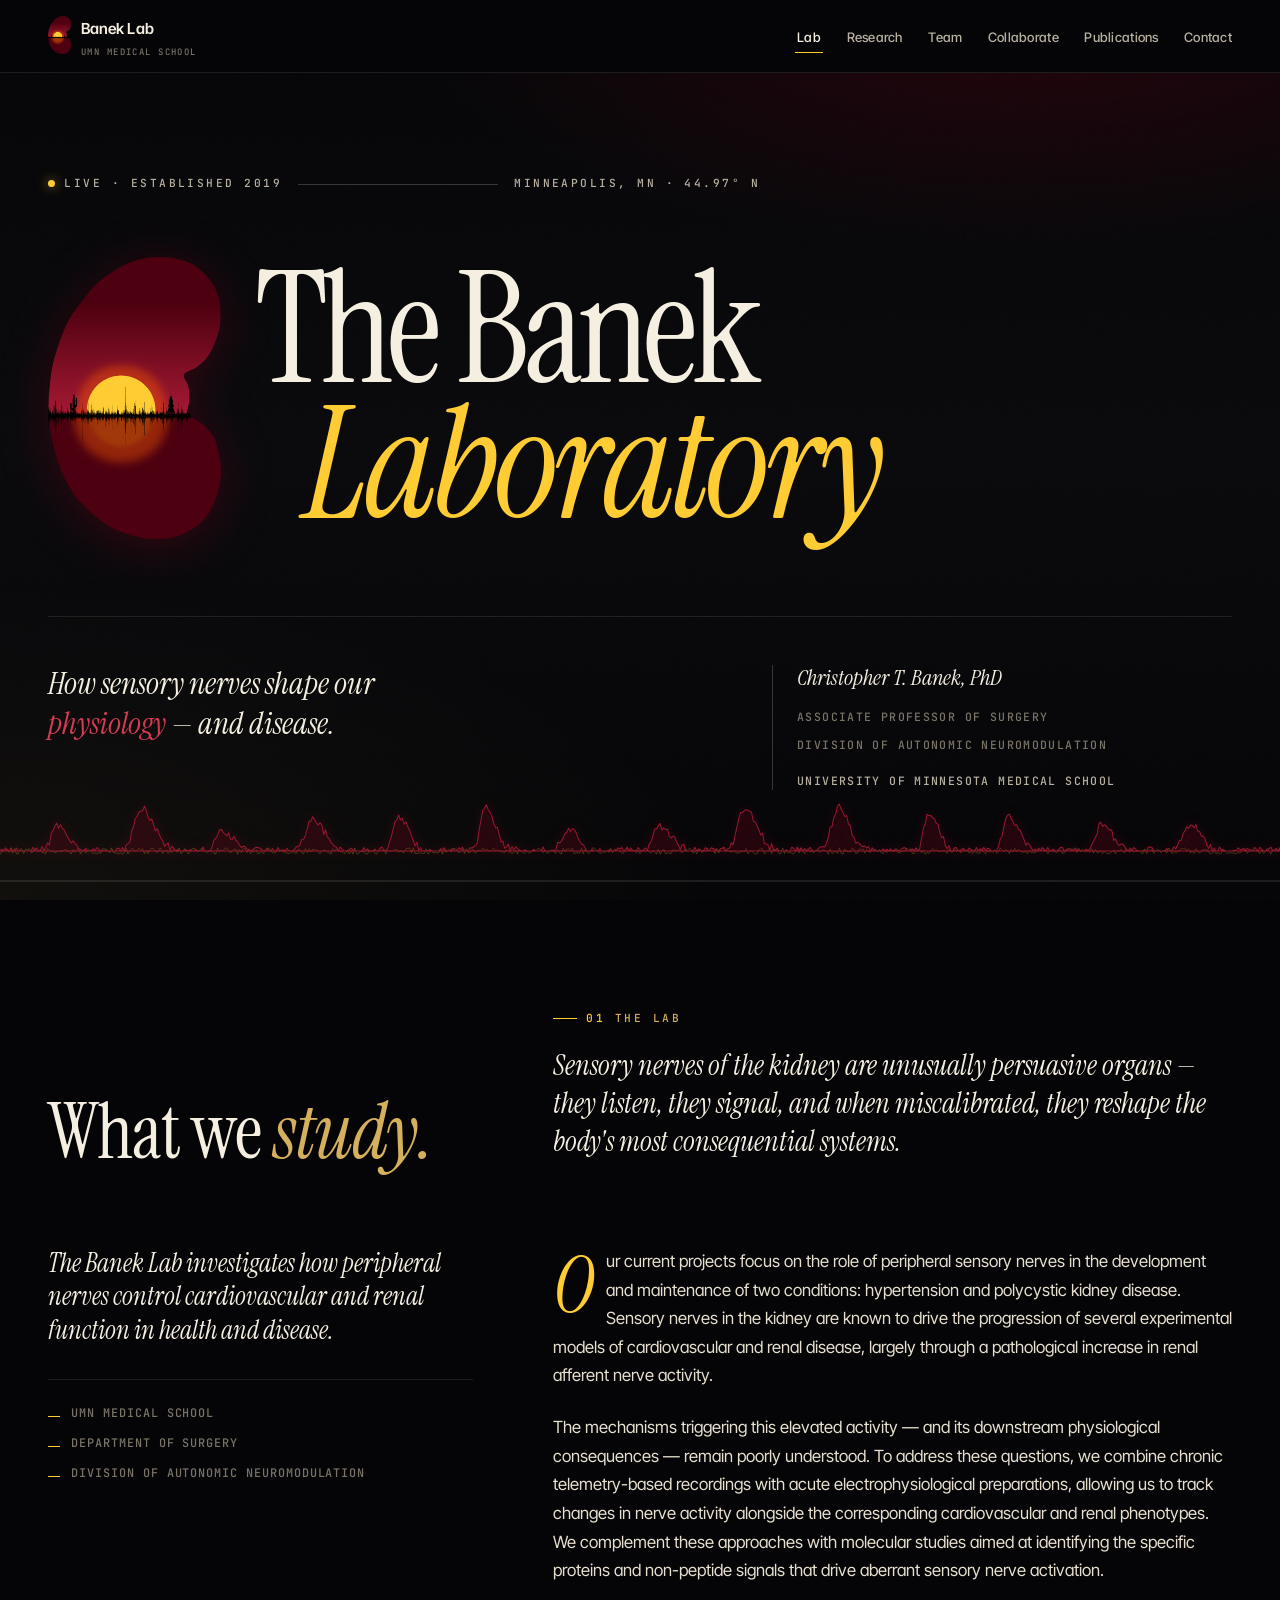
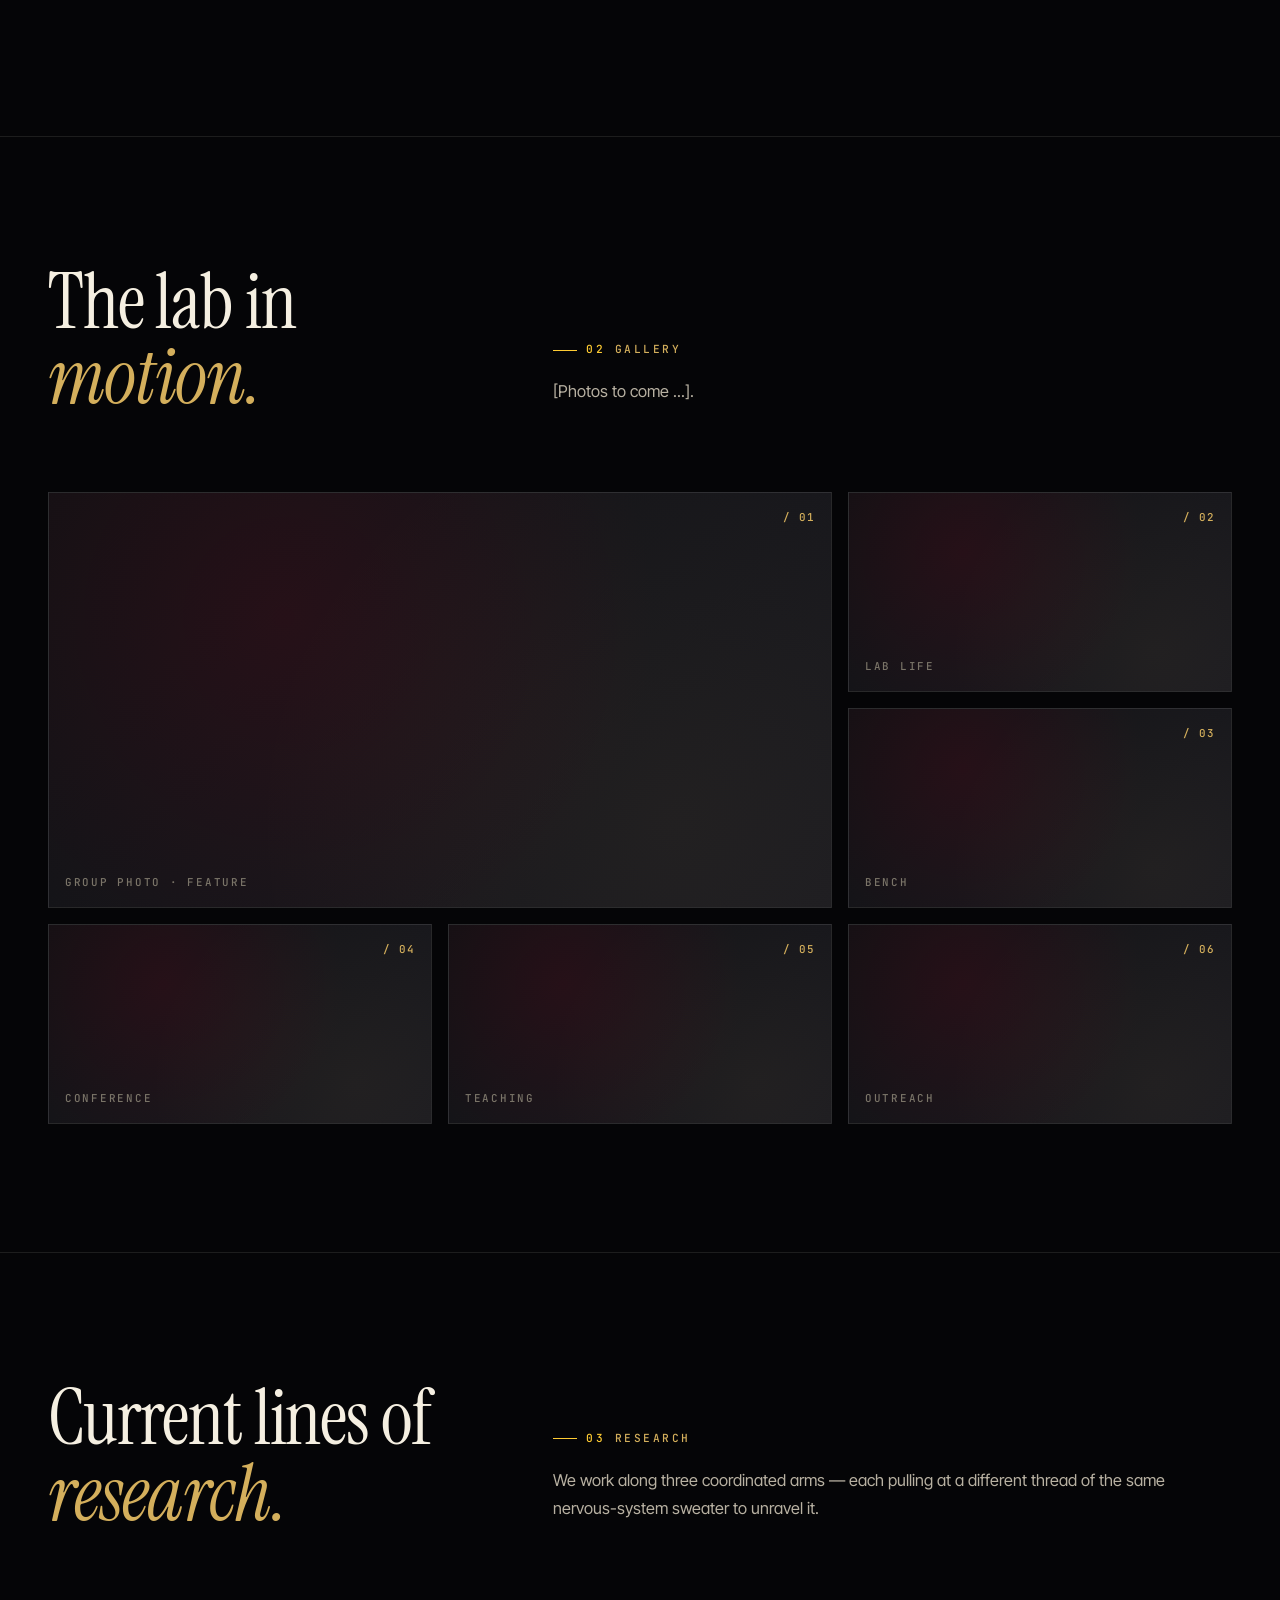
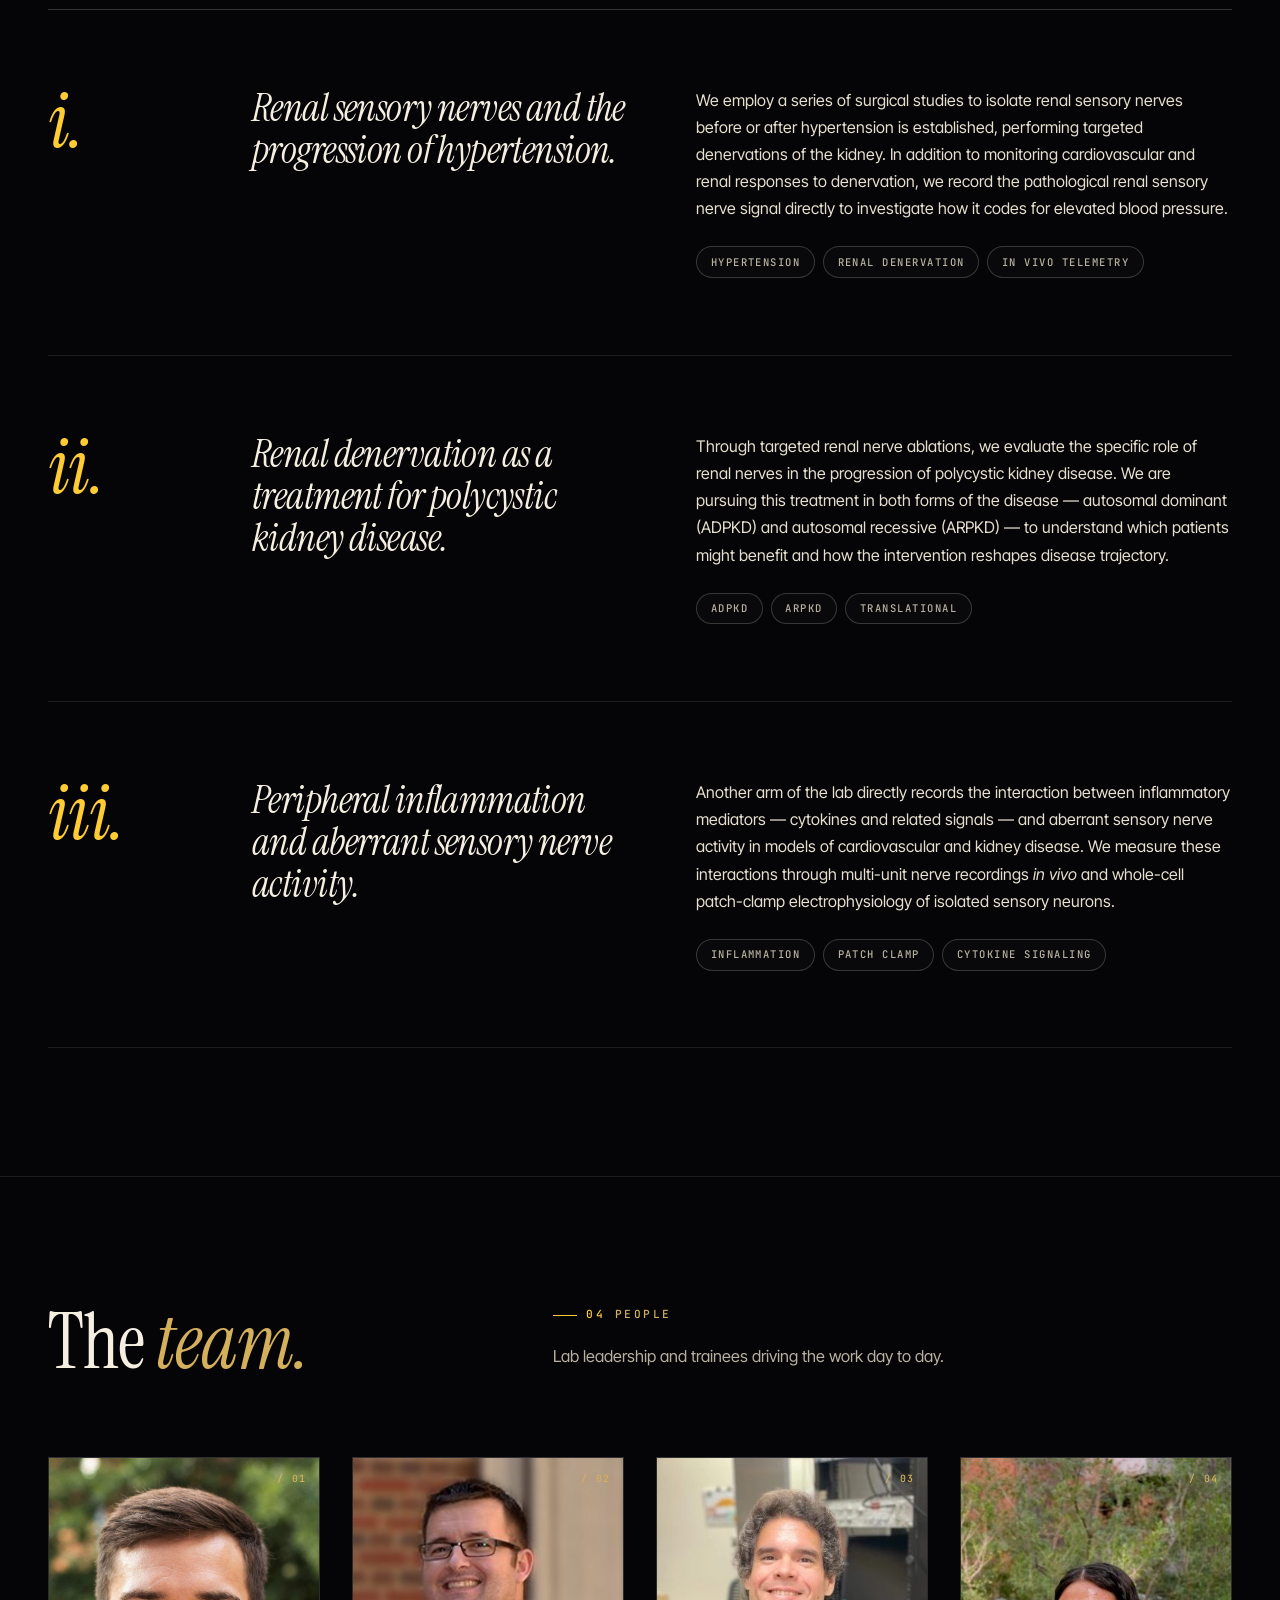
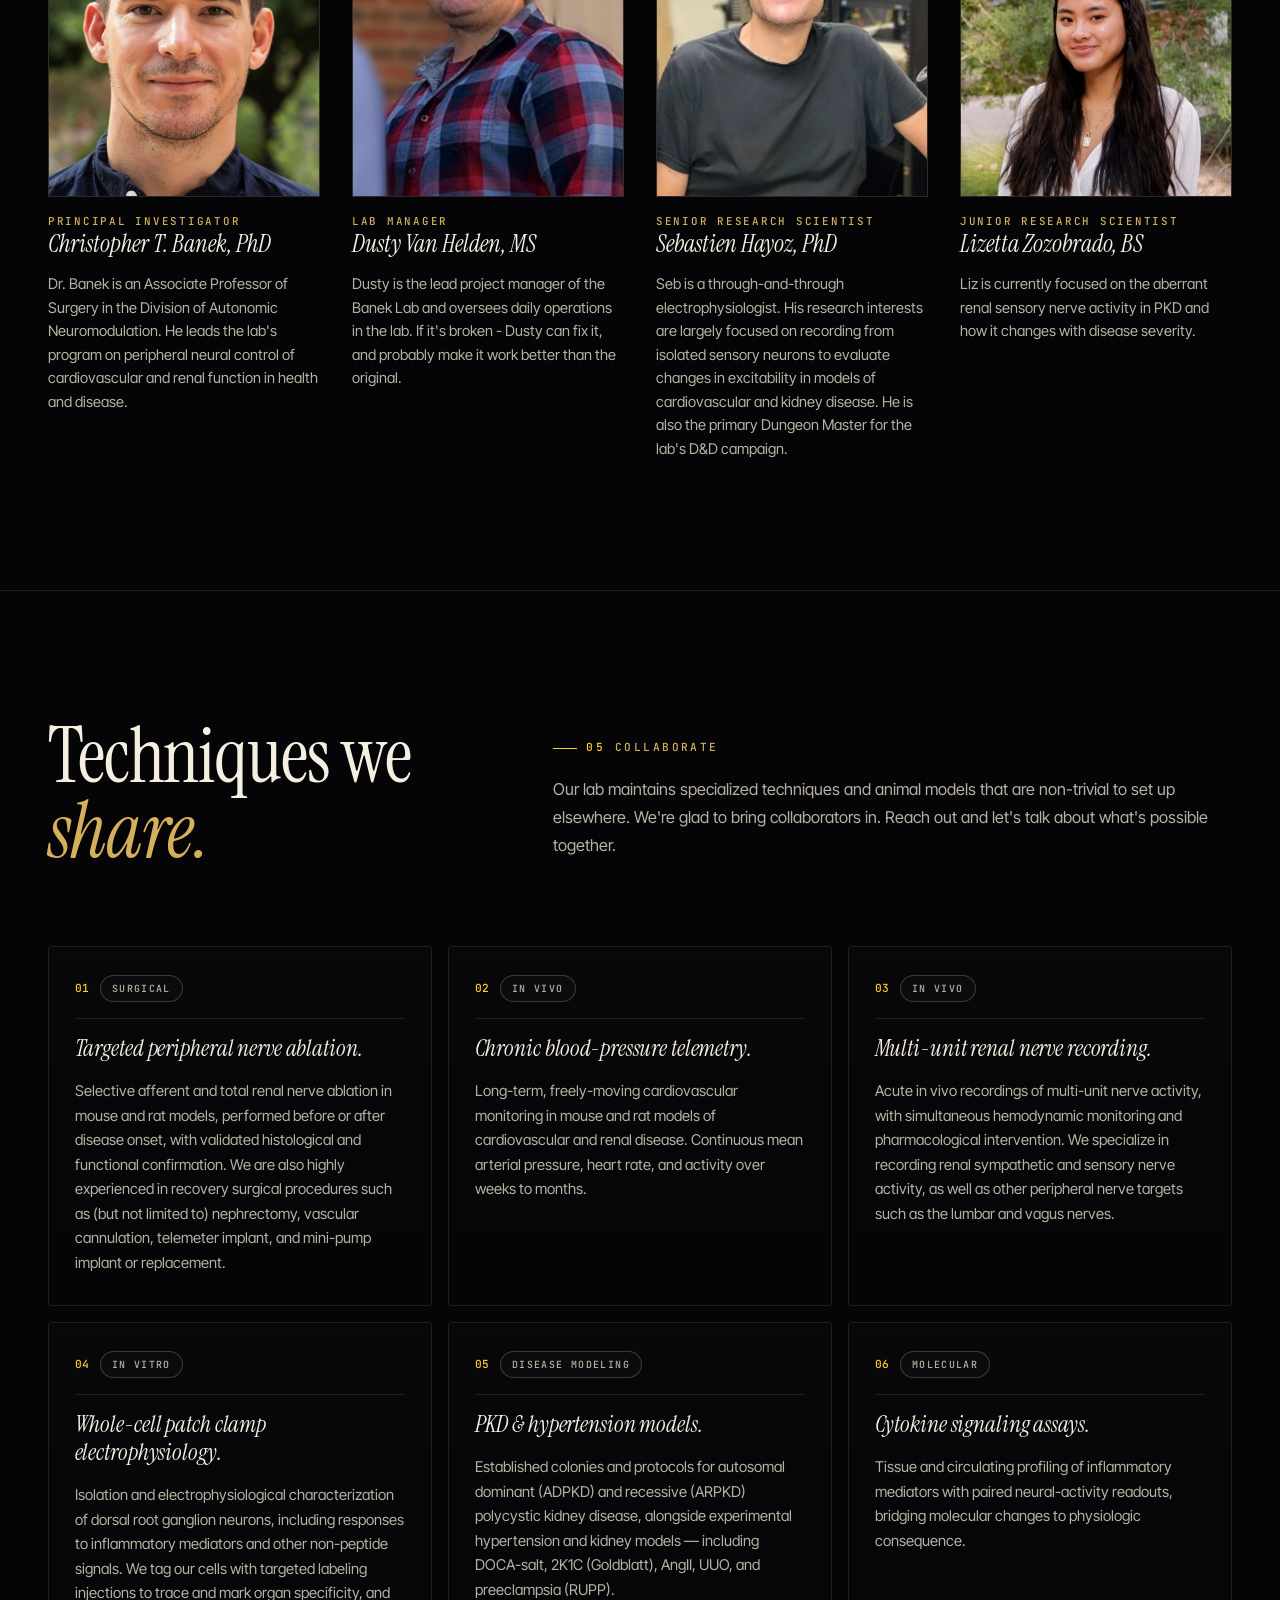
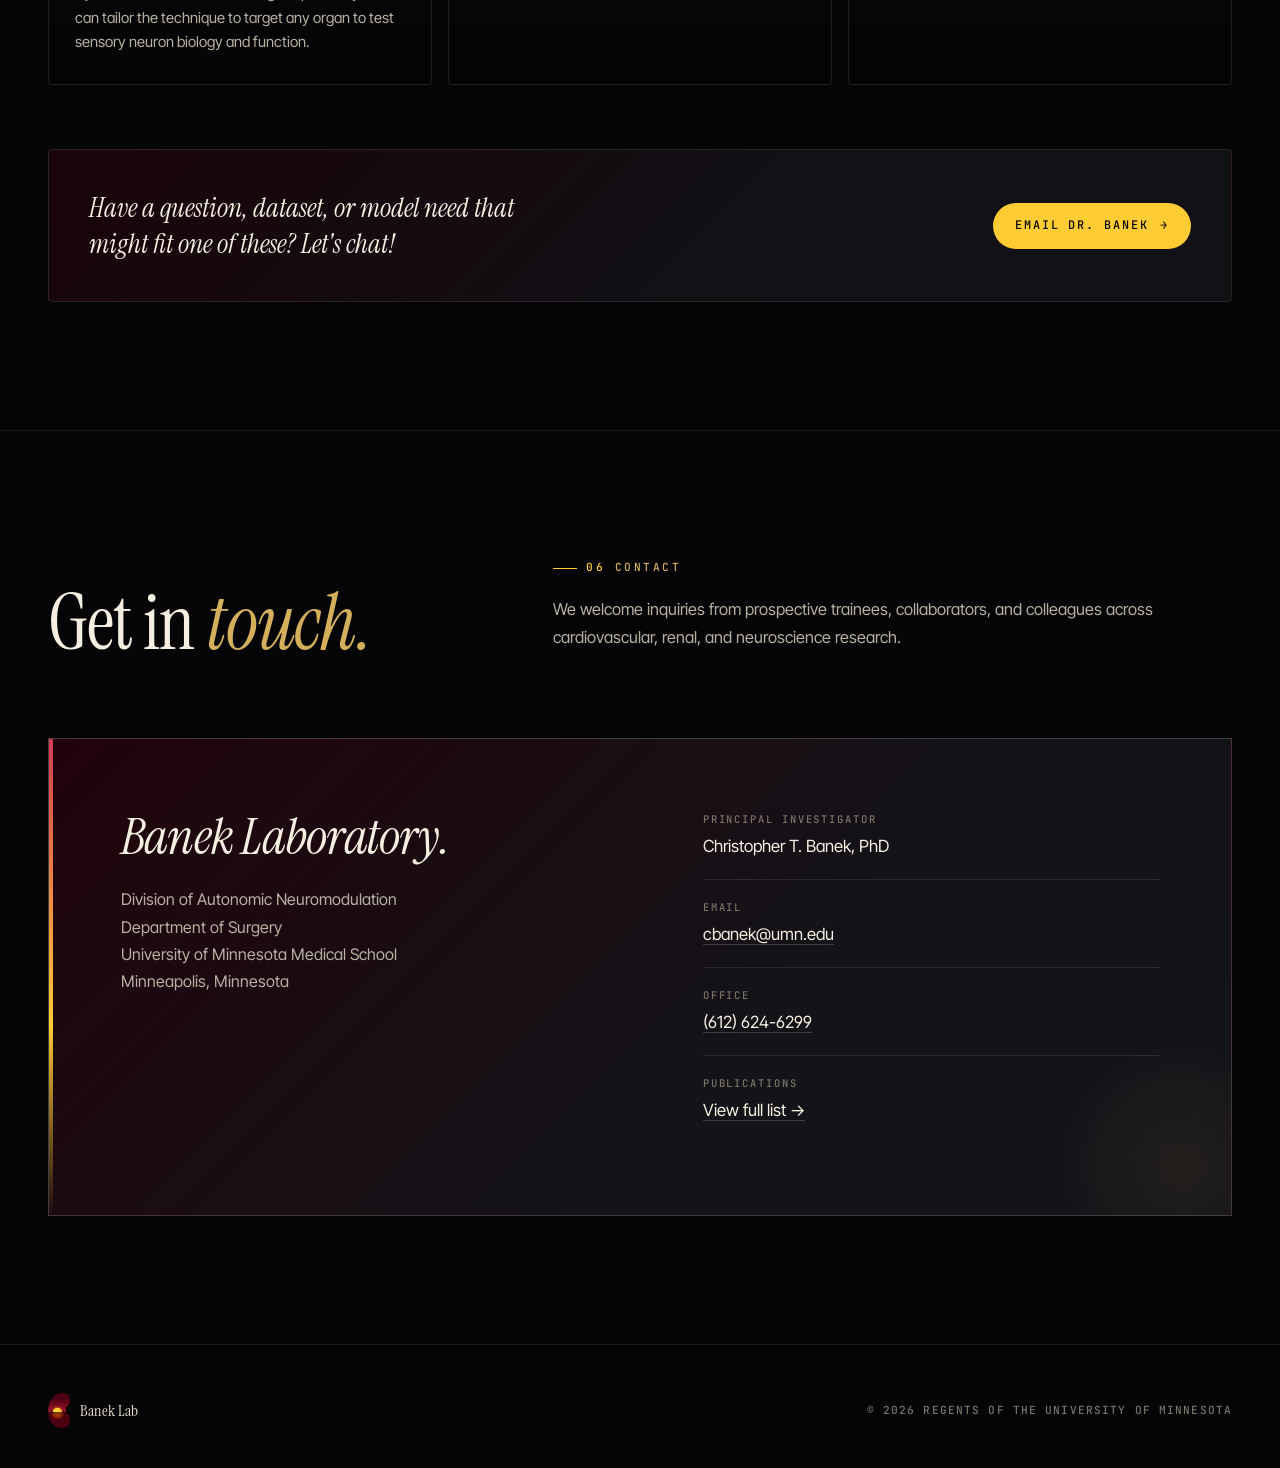
<file: index.html>
<!doctype html>
<html lang="en">
  <head>
    <meta charset="utf-8" />
    <meta name="viewport" content="width=device-width, initial-scale=1, viewport-fit=cover" />
    <title>Banek Lab — Autonomic Neuromodulation in Cardiovascular &amp; Renal Disease</title>
    <meta name="description" content="The Banek Lab at the University of Minnesota investigates how sensory nerves shape physiology and disease — focused on hypertension and polycystic kidney disease." />
    <meta name="theme-color" content="#050507" />
    <link rel="preconnect" href="https://fonts.googleapis.com" />
    <link rel="preconnect" href="https://fonts.gstatic.com" crossorigin />
    <link rel="stylesheet" href="https://fonts.googleapis.com/css2?family=Instrument+Serif:ital@0;1&family=Inter+Tight:wght@300;400;500;600&family=JetBrains+Mono:wght@400;500&display=swap" />
    <link rel="stylesheet" href="styles.css" />
  </head>
  <body>
    <!-- ======= HEADER ======= -->
    <header class="site-header">
      <div class="container nav">
        <a href="index.html" class="brand" aria-label="Banek Lab home">
          <img class="glyph" src="images/Banek_Lab_Logo.png" alt="" aria-hidden="true" />
          <span class="name">
            <span class="primary">Banek Lab</span>
            <span class="sub">UMN Medical School</span>
          </span>
        </a>
        <nav aria-label="Primary">
          <ul class="nav-links">
            <li><a href="#focus" class="active">Lab</a></li>
            <li><a href="#research">Research</a></li>
            <li><a href="#team">Team</a></li>
            <li><a href="#collaborate">Collaborate</a></li>
            <li><a href="publications.html">Publications</a></li>
            <li><a href="#contact">Contact</a></li>
          </ul>
        </nav>
        <button class="menu-btn" aria-label="Open menu" aria-expanded="false">
          <span></span><span></span><span></span>
        </button>
      </div>
      <div class="mobile-panel" id="mobilePanel">
        <ul>
          <li><a href="#focus">Lab</a></li>
          <li><a href="#research">Research</a></li>
          <li><a href="#team">Team</a></li>
          <li><a href="#collaborate">Collaborate</a></li>
          <li><a href="publications.html">Publications</a></li>
          <li><a href="#contact">Contact</a></li>
        </ul>
      </div>
    </header>

    <main>
      <!-- ======= HERO ======= -->
      <section class="hero">
        <div class="container">
          <div class="hero-meta">
            <span><span class="ping" aria-hidden="true"></span> Live · Established 2019</span>
            <span class="dash" aria-hidden="true"></span>
            <span>Minneapolis, MN · 44.97° N</span>
          </div>

          <div class="hero-title">
            <img class="hero-mark" src="images/Banek_Lab_Logo.png" alt="Banek Lab logo" />
            <h1>
              <span class="line-1">The Banek</span>
              <span class="line-2">Laboratory</span>
            </h1>
          </div>

          <div class="hero-grid">
            <p class="hero-tagline">
              How sensory nerves shape our
              <span class="pulse">physiology</span> — and disease.
            </p>

            <div class="hero-pi">
              <div class="pi-name">Christopher T. Banek, PhD</div>
              <div class="pi-row">Associate Professor of Surgery</div>
              <div class="pi-row">Division of Autonomic Neuromodulation</div>
              <div class="pi-row" style="color: var(--bone-2); margin-top: 0.5rem;">University of Minnesota Medical School</div>
            </div>
          </div>
        </div>

        <!-- Sympathetic nerve burst recording — generated procedurally below -->
        <div class="waveform" aria-hidden="true">
          <svg id="snaWave" viewBox="0 0 1400 110" preserveAspectRatio="none">
            <line class="zero" x1="0" y1="80" x2="1400" y2="80" />
            <path class="baseline" id="snaBaseline" />
            <path class="bursts" id="snaBursts" />
          </svg>
        </div>
      </section>

      <!-- ======= LAB FOCUS ======= -->
      <section id="focus">
        <div class="container">
          <div class="section-head">
            <h2>What we <em>study.</em></h2>
            <div class="meta">
              <span class="eyebrow"><span class="num">01</span> The Lab</span>
              <p class="lede">
                Sensory nerves of the kidney are unusually persuasive
                organs — they listen, they signal, and when miscalibrated, they
                reshape the body's most consequential systems.
              </p>
            </div>
          </div>

          <div class="focus-grid">
            <div class="lead-col">
              <p class="lead">
                The Banek Lab investigates how peripheral nerves control cardiovascular and renal function in health and disease.
              </p>
              <ul class="affiliation" aria-label="Affiliation">
                <li>UMN Medical School</li>
                <li>Department of Surgery</li>
                <li>Division of Autonomic Neuromodulation</li>
              </ul>
            </div>
            <div class="body-col">
              <p class="dropcap">
                Our current projects focus on the role of peripheral sensory nerves in the development and maintenance of two conditions: hypertension and polycystic kidney disease. Sensory nerves in the kidney are known to drive the progression of several experimental models of cardiovascular and renal disease, largely through a pathological increase in renal afferent nerve activity.
              </p>
              <p>
                The mechanisms triggering this elevated activity — and its downstream physiological consequences — remain poorly understood. To address these questions, we combine chronic telemetry-based recordings with acute electrophysiological preparations, allowing us to track changes in nerve activity alongside the corresponding cardiovascular and renal phenotypes. We complement these approaches with molecular studies aimed at identifying the specific proteins and non-peptide signals that drive aberrant sensory nerve activation.
              </p>
            </div>
          </div>
        </div>
      </section>

      <!-- ======= GALLERY ======= -->
      <section id="gallery" aria-label="Lab gallery">
        <div class="container">
          <div class="section-head">
            <h2>The lab in <em>motion.</em></h2>
            <div class="meta">
              <span class="eyebrow"><span class="num">02</span> Gallery</span>
              <p style="color: var(--bone-2); font-size: 1.02rem; line-height: 1.7;">
                [Photos to come ...].
              </p>
            </div>
          </div>

          <div class="gallery">
            <div class="tile lg" data-label="Group photo · feature">
              <span class="corner">/ 01</span>
            </div>
            <div class="tile md" data-label="Lab life">
              <span class="corner">/ 02</span>
            </div>
            <div class="tile md" data-label="Bench">
              <span class="corner">/ 03</span>
            </div>
            <div class="tile sm" data-label="Conference">
              <span class="corner">/ 04</span>
            </div>
            <div class="tile sm" data-label="Teaching">
              <span class="corner">/ 05</span>
            </div>
            <div class="tile sm" data-label="Outreach">
              <span class="corner">/ 06</span>
            </div>
          </div>
        </div>
      </section>

      <!-- ======= RESEARCH ======= -->
      <section id="research">
        <div class="container">
          <div class="section-head">
            <h2>Current lines of <em>research.</em></h2>
            <div class="meta">
              <span class="eyebrow"><span class="num">03</span> Research</span>
              <p style="color: var(--bone-2); font-size: 1.02rem; line-height: 1.7;">
                We work along three coordinated arms — each pulling at a different thread of the same nervous-system sweater to unravel it.
              </p>
            </div>
          </div>

          <div class="projects">
            <article class="project">
              <div class="project-num">i.</div>
              <h3>Renal sensory nerves and the progression of hypertension.</h3>
              <div>
                <p class="body">
                  We employ a series of surgical studies to isolate renal sensory nerves before or after hypertension is established, performing targeted denervations of the kidney. In addition to monitoring cardiovascular and renal responses to denervation, we record the pathological renal sensory nerve signal directly to investigate how it codes for elevated blood pressure.
                </p>
                <div class="tags">
                  <span class="tag">Hypertension</span>
                  <span class="tag">Renal Denervation</span>
                  <span class="tag">In Vivo Telemetry</span>
                </div>
              </div>
            </article>

            <article class="project">
              <div class="project-num">ii.</div>
              <h3>Renal denervation as a treatment for polycystic kidney disease.</h3>
              <div>
                <p class="body">
                  Through targeted renal nerve ablations, we evaluate the specific role of renal nerves in the progression of polycystic kidney disease. We are pursuing this treatment in both forms of the disease — autosomal dominant (ADPKD) and autosomal recessive (ARPKD) — to understand which patients might benefit and how the intervention reshapes disease trajectory.
                </p>
                <div class="tags">
                  <span class="tag">ADPKD</span>
                  <span class="tag">ARPKD</span>
                  <span class="tag">Translational</span>
                </div>
              </div>
            </article>

            <article class="project">
              <div class="project-num">iii.</div>
              <h3>Peripheral inflammation and aberrant sensory nerve activity.</h3>
              <div>
                <p class="body">
                  Another arm of the lab directly records the interaction between inflammatory mediators — cytokines and related signals — and aberrant sensory nerve activity in models of cardiovascular and kidney disease. We measure these interactions through multi-unit nerve recordings <em>in vivo</em> and whole-cell patch-clamp electrophysiology of isolated sensory neurons.
                </p>
                <div class="tags">
                  <span class="tag">Inflammation</span>
                  <span class="tag">Patch Clamp</span>
                  <span class="tag">Cytokine Signaling</span>
                </div>
              </div>
            </article>
          </div>
        </div>
      </section>

      <!-- ======= TEAM ======= -->
      <section id="team">
        <div class="container">
          <div class="section-head">
            <h2>The <em>team.</em></h2>
            <div class="meta">
              <span class="eyebrow"><span class="num">04</span> People</span>
              <p style="color: var(--bone-2); font-size: 1.02rem; line-height: 1.7;">
                Lab leadership and trainees driving the work day to day.
              </p>
            </div>
          </div>

          <div class="team-grid">
            <article class="member">
              <div class="photo">
                <span class="corner">/ 01</span>
                <img src="images/Christopher_Banek.jpg" alt="Christopher T. Banek, PhD" onerror="this.style.display='none'" />
              </div>
              <div>
                <div class="role">Principal Investigator</div>
                <div class="name">Christopher T. Banek, PhD</div>
              </div>
              <p class="bio">
                Dr. Banek is an Associate Professor of Surgery in the Division of Autonomic Neuromodulation. He leads the lab's program on peripheral neural control of cardiovascular and renal function in health and disease.
              </p>
            </article>

            <article class="member">
              <div class="photo">
                <span class="corner">/ 02</span>
                <img src="images/Dusty_Van_Helden.jpg" alt="Dusty Van Helden" onerror="this.style.display='none'" />
              </div>
              <div>
                <div class="role">Lab Manager</div>
                <div class="name">Dusty Van Helden, MS</div>
              </div>
              <p class="bio">
                Dusty is the lead project manager of the Banek Lab and oversees daily operations in the lab. If it's broken - Dusty can fix it, and probably make it work better than the original.
              </p>
            </article>

            <article class="member">
              <div class="photo">
                <span class="corner">/ 03</span>
                <img src="images/Seb_Hayoz.jpg" alt="Sebastien Hayoz" onerror="this.style.display='none'" />
              </div>
              <div>
                <div class="role">Senior Research Scientist</div>
                <div class="name">Sebastien Hayoz, PhD</div>
              </div>
              <p class="bio">
                Seb is a through-and-through electrophysiologist. His research interests are largely focused on recording from isolated sensory neurons to evaluate changes in excitability in models of cardiovascular and kidney disease. He is also the primary Dungeon Master for the lab's D&D campaign.
              </p>
            </article>

            <article class="member">
              <div class="photo">
                <span class="corner">/ 04</span>
                <img src="images/Lizetta_Zozobrado.jpg" alt="Lizetta Zozobrado" onerror="this.style.display='none'" />
              </div>
              <div>
                <div class="role">Junior Research Scientist</div>
                <div class="name">Lizetta Zozobrado, BS</div>
              </div>
              <p class="bio">
                Liz is currently focused on the aberrant renal sensory nerve activity in PKD and how it changes with disease severity.
              </p>
            </article>
          </div>
        </div>
      </section>

      <!-- ======= COLLABORATE ======= -->
      <section id="collaborate">
        <div class="container">
          <div class="section-head">
            <h2>Techniques we <em>share.</em></h2>
            <div class="meta">
              <span class="eyebrow"><span class="num">05</span> Collaborate</span>
              <p style="color: var(--bone-2); font-size: 1.02rem; line-height: 1.7;">
                Our lab maintains specialized techniques and animal models that are non-trivial to set up elsewhere. We're glad to bring collaborators in. Reach out and let's talk about what's possible together.
              </p>
            </div>
          </div>

          <div class="collab-grid">
            <article class="skill">
              <div class="skill-meta">
                <span class="skill-num">01</span>
                <span class="skill-cat">Surgical</span>
              </div>
              <div class="skill-divider" aria-hidden="true"></div>
              <h3 class="skill-name">Targeted peripheral nerve ablation.</h3>
              <p class="skill-desc">
                Selective afferent and total renal nerve ablation in mouse and rat models, performed before or after disease onset, with validated histological and functional confirmation. We are also highly experienced in recovery surgical procedures such as (but not limited to) nephrectomy, vascular cannulation, telemeter implant, and mini-pump implant or replacement.
              </p>
            </article>

            <article class="skill">
              <div class="skill-meta">
                <span class="skill-num">02</span>
                <span class="skill-cat">In vivo</span>
              </div>
              <div class="skill-divider" aria-hidden="true"></div>
              <h3 class="skill-name">Chronic blood-pressure telemetry.</h3>
              <p class="skill-desc">
                Long-term, freely-moving cardiovascular monitoring in mouse and rat models of cardiovascular and renal disease. Continuous mean arterial pressure, heart rate, and activity over weeks to months.
              </p>
            </article>

            <article class="skill">
              <div class="skill-meta">
                <span class="skill-num">03</span>
                <span class="skill-cat">In vivo</span>
              </div>
              <div class="skill-divider" aria-hidden="true"></div>
              <h3 class="skill-name">Multi-unit renal nerve recording.</h3>
              <p class="skill-desc">
                Acute in vivo recordings of multi-unit nerve activity, with simultaneous hemodynamic monitoring and pharmacological intervention. We specialize in recording renal sympathetic and sensory nerve activity, as well as other peripheral nerve targets such as the lumbar and vagus nerves.
              </p>
            </article>

            <article class="skill">
              <div class="skill-meta">
                <span class="skill-num">04</span>
                <span class="skill-cat">In vitro</span>
              </div>
              <div class="skill-divider" aria-hidden="true"></div>
              <h3 class="skill-name">Whole-cell patch clamp electrophysiology.</h3>
              <p class="skill-desc">
                Isolation and electrophysiological characterization of dorsal root ganglion neurons, including responses to inflammatory mediators and other non-peptide signals. We tag our cells with targeted labeling injections to trace and mark organ specificity, and can tailor the technique to target any organ to test sensory neuron biology and function.
              </p>
            </article>

            <article class="skill">
              <div class="skill-meta">
                <span class="skill-num">05</span>
                <span class="skill-cat">Disease modeling</span>
              </div>
              <div class="skill-divider" aria-hidden="true"></div>
              <h3 class="skill-name">PKD &amp; hypertension models.</h3>
              <p class="skill-desc">
                Established colonies and protocols for autosomal dominant (ADPKD) and recessive (ARPKD) polycystic kidney disease, alongside experimental hypertension and kidney models — including DOCA-salt, 2K1C (Goldblatt), AngII, UUO, and preeclampsia (RUPP).
              </p>
            </article>

            <article class="skill">
              <div class="skill-meta">
                <span class="skill-num">06</span>
                <span class="skill-cat">Molecular</span>
              </div>
              <div class="skill-divider" aria-hidden="true"></div>
              <h3 class="skill-name">Cytokine signaling assays.</h3>
              <p class="skill-desc">
                Tissue and circulating profiling of inflammatory mediators with paired neural-activity readouts, bridging molecular changes to physiologic consequence.
              </p>
            </article>
          </div>

          <div class="collab-cta">
            <p class="cta-text">
              Have a question, dataset, or model need that might fit one of these? Let's chat!
            </p>
            <a href="mailto:cbanek@umn.edu?subject=Collaboration%20inquiry" class="cta-btn">
              <span>Email Dr. Banek</span>
              <span class="arrow" aria-hidden="true">→</span>
            </a>
          </div>
        </div>
      </section>

      <!-- ======= CONTACT ======= -->
      <section id="contact">
        <div class="container">
          <div class="section-head">
            <h2>Get in <em>touch.</em></h2>
            <div class="meta">
              <span class="eyebrow"><span class="num">06</span> Contact</span>
              <p style="color: var(--bone-2); font-size: 1.02rem; line-height: 1.7;">
                We welcome inquiries from prospective trainees, collaborators, and colleagues across cardiovascular, renal, and neuroscience research.
              </p>
            </div>
          </div>

          <div class="contact-card">
            <div>
              <h2>Banek <em>Laboratory.</em></h2>
              <p class="addr">
                Division of Autonomic Neuromodulation<br />
                Department of Surgery<br />
                University of Minnesota Medical School<br />
                Minneapolis, Minnesota
              </p>
            </div>
            <ul class="contact-list">
              <li>
                <span class="label">Principal Investigator</span>
                <span class="value">Christopher T. Banek, PhD</span>
              </li>
              <li>
                <span class="label">Email</span>
                <span class="value"><a href="mailto:cbanek@umn.edu">cbanek@umn.edu</a></span>
              </li>
              <li>
                <span class="label">Office</span>
                <span class="value"><a href="tel:+16126246299">(612) 624-6299</a></span>
              </li>
              <li>
                <span class="label">Publications</span>
                <span class="value"><a href="publications.html">View full list →</a></span>
              </li>
            </ul>
          </div>
        </div>
      </section>
    </main>

    <!-- ======= FOOTER ======= -->
    <footer class="site-footer">
      <div class="container footer-grid">
        <div style="display: flex; align-items: center; gap: 0.6rem;">
          <img src="images/Banek_Lab_Logo.png" alt="" aria-hidden="true" style="width: 22px; height: auto; display: block;" />
          <span style="font-family: var(--display); font-size: 1rem; color: var(--bone-1);">Banek Lab</span>
        </div>
        <div class="legal">
          © <span id="year"></span> Regents of the University of Minnesota
        </div>
      </div>
    </footer>

    <script>
      document.getElementById("year").textContent = new Date().getFullYear();

      // Mobile menu
      const btn = document.querySelector(".menu-btn");
      const panel = document.getElementById("mobilePanel");
      btn.addEventListener("click", () => {
        const open = panel.classList.toggle("open");
        btn.setAttribute("aria-expanded", String(open));
      });
      panel.querySelectorAll("a").forEach((a) =>
        a.addEventListener("click", () => {
          panel.classList.remove("open");
          btn.setAttribute("aria-expanded", "false");
        })
      );

      // Active nav link based on scroll
      const sections = ["focus", "research", "team", "collaborate", "contact"];
      const navLinks = document.querySelectorAll(".nav-links a");
      const siteHeader = document.querySelector(".site-header");
      window.addEventListener("scroll", () => {
        // Toggle scrolled class so the header gets a translucent look
        // only after the user has scrolled away from the top
        if (siteHeader) {
          siteHeader.classList.toggle("scrolled", window.scrollY > 8);
        }
        let current = "focus";
        for (const id of sections) {
          const el = document.getElementById(id);
          if (!el) continue;
          const r = el.getBoundingClientRect();
          if (r.top < 140) current = id;
        }
        navLinks.forEach((a) => {
          const href = a.getAttribute("href") || "";
          a.classList.toggle("active", href === "#" + current);
        });
      });

      // ============================================================
      // Sympathetic nerve activity (SNA) waveform — pulse-synchronous
      // bursts on a baseline of low-amplitude background neural noise.
      // Emulates a real raw-rectified RSNA / MSNA recording.
      // ============================================================
      (function drawSNA() {
        const W = 1400, H = 110;
        const ZERO = 80;            // y-coordinate of the zero baseline
        const NOISE_AMP = 4;        // background neural noise amplitude (px)
        const BURST_INTERVAL = 95;  // px between bursts ≈ heart rate
        const BURST_JITTER = 18;    // ± px random offset per burst
        const STEP = 2;             // x sampling resolution (px)

        // Deterministic pseudo-random so the waveform looks the same
        // every reload (no flicker, no surprises)
        let seed = 137;
        const rand = () => {
          seed = (seed * 9301 + 49297) % 233280;
          return seed / 233280;
        };

        // ----- 1. Generate burst positions and individual amplitudes -----
        const bursts = [];
        for (let x = 60; x < W - 30; x += BURST_INTERVAL) {
          const cx = x + (rand() - 0.5) * BURST_JITTER;
          // Bursts vary 18 → 52 px tall (modest variability, like real SNA)
          const amp = 18 + rand() * 34;
          // Burst shape parameters — asymmetric envelope (fast rise, slower decay)
          const riseW = 7 + rand() * 4;   // half-width of rising edge
          const fallW = 14 + rand() * 6;  // half-width of falling edge
          bursts.push({ cx, amp, riseW, fallW });
        }

        // ----- 2. Sample the rectified envelope across the trace -----
        const env = []; // {x, y} samples
        for (let x = 0; x <= W; x += STEP) {
          // Background noise — small zero-mean jitter
          let v = (rand() - 0.5) * NOISE_AMP * 2;

          // Add contribution from each nearby burst (gaussian-like envelope)
          for (const b of bursts) {
            const dx = x - b.cx;
            // Asymmetric envelope: rising side narrower, falling side wider
            const w = dx < 0 ? b.riseW : b.fallW;
            const k = dx / w;
            const contrib = b.amp * Math.exp(-k * k);
            v += contrib;
          }

          // Rectified — neural recordings are always shown above zero
          if (v < 0) v = 0;
          env.push({ x, y: ZERO - v });
        }

        // ----- 3. Build SVG paths -----
        // Filled rectified-envelope path (the bursts)
        let burstPath = `M 0 ${ZERO} `;
        for (const p of env) burstPath += `L ${p.x} ${p.y.toFixed(2)} `;
        burstPath += `L ${W} ${ZERO} Z`;

        // Background "raw" trace (unrectified jitter, gold thread)
        // — for visual texture only, sits behind the bursts
        let basePath = "";
        seed = 421; // re-seed for a different noise pattern
        for (let x = 0; x <= W; x += STEP) {
          const j = (rand() - 0.5) * NOISE_AMP * 1.6;
          const y = ZERO + j;
          basePath += (x === 0 ? "M " : "L ") + x + " " + y.toFixed(2) + " ";
        }

        document.getElementById("snaBursts").setAttribute("d", burstPath);
        document.getElementById("snaBaseline").setAttribute("d", basePath);
      })();
    </script>
  </body>
</html>
</file>
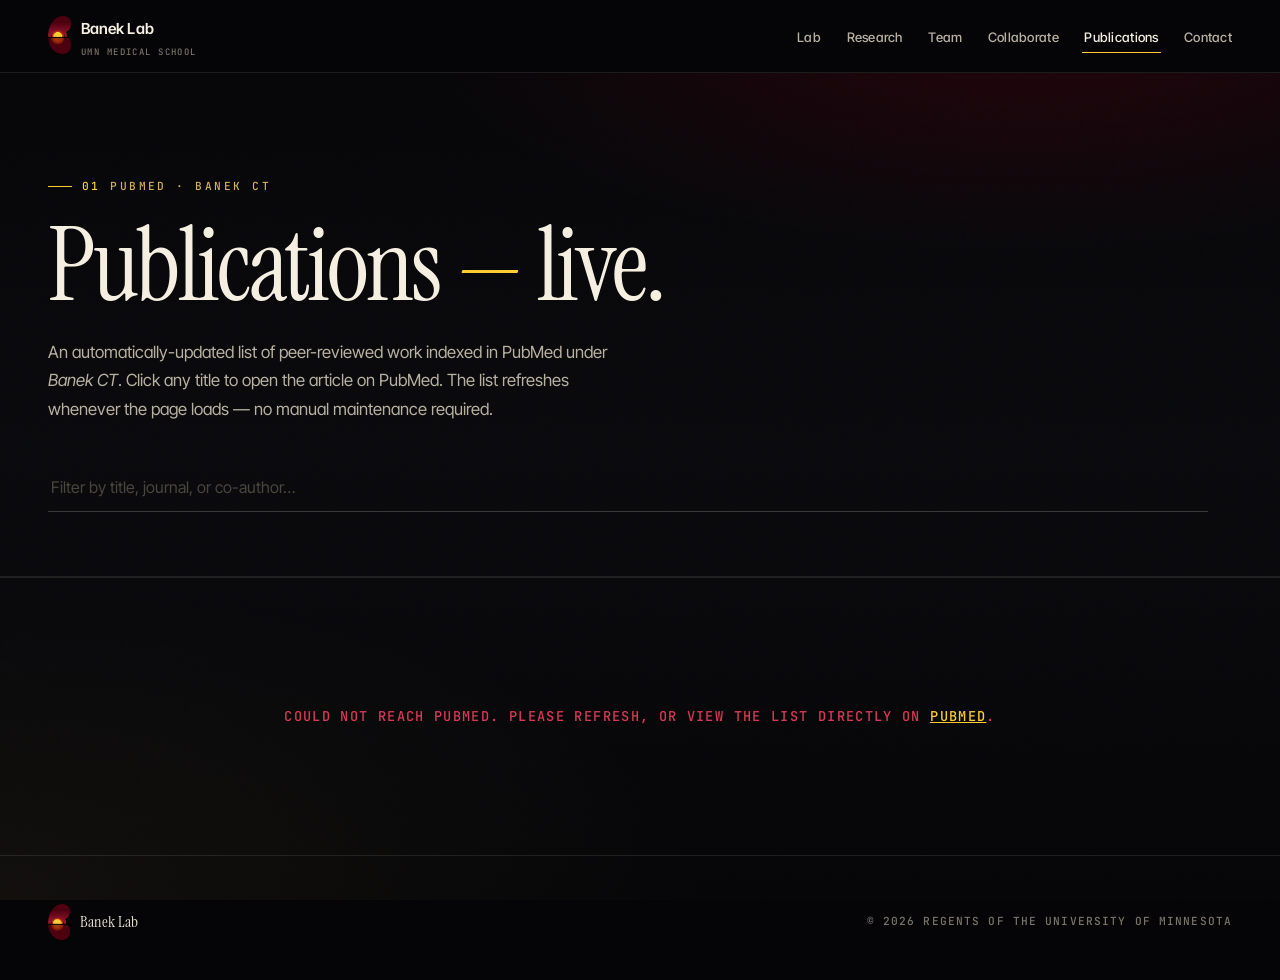
<file: publications.html>
<!doctype html>
<html lang="en">
  <head>
    <meta charset="utf-8" />
    <meta name="viewport" content="width=device-width, initial-scale=1, viewport-fit=cover" />
    <title>Publications — Banek Lab</title>
    <meta name="description" content="Publications by Christopher T. Banek, PhD, and the Banek Lab at the University of Minnesota — fetched live from PubMed." />
    <meta name="theme-color" content="#050507" />
    <link rel="preconnect" href="https://fonts.googleapis.com" />
    <link rel="preconnect" href="https://fonts.gstatic.com" crossorigin />
    <link rel="stylesheet" href="https://fonts.googleapis.com/css2?family=Instrument+Serif:ital@0;1&family=Inter+Tight:wght@300;400;500;600&family=JetBrains+Mono:wght@400;500&display=swap" />
    <link rel="stylesheet" href="styles.css" />
  </head>
  <body>
    <!-- ======= HEADER ======= -->
    <header class="site-header">
      <div class="container nav">
        <a href="index.html" class="brand" aria-label="Banek Lab home">
          <img class="glyph" src="images/Banek_Lab_Logo.png" alt="" aria-hidden="true" />
          <span class="name">
            <span class="primary">Banek Lab</span>
            <span class="sub">UMN Medical School</span>
          </span>
        </a>
        <nav aria-label="Primary">
          <ul class="nav-links">
            <li><a href="index.html#focus">Lab</a></li>
            <li><a href="index.html#research">Research</a></li>
            <li><a href="index.html#team">Team</a></li>
            <li><a href="index.html#collaborate">Collaborate</a></li>
            <li><a href="publications.html" class="active">Publications</a></li>
            <li><a href="index.html#contact">Contact</a></li>
          </ul>
        </nav>
        <button class="menu-btn" aria-label="Open menu" aria-expanded="false">
          <span></span><span></span><span></span>
        </button>
      </div>
      <div class="mobile-panel" id="mobilePanel">
        <ul>
          <li><a href="index.html#focus">Lab</a></li>
          <li><a href="index.html#research">Research</a></li>
          <li><a href="index.html#team">Team</a></li>
          <li><a href="index.html#collaborate">Collaborate</a></li>
          <li><a href="publications.html">Publications</a></li>
          <li><a href="index.html#contact">Contact</a></li>
        </ul>
      </div>
    </header>

    <main>
      <!-- ======= HERO ======= -->
      <section class="pub-hero">
        <div class="container">
          <span class="eyebrow"><span class="num">01</span> PubMed · Banek CT</span>
          <h1>Publications <em>—</em> live.</h1>
          <p>
            An automatically-updated list of peer-reviewed work indexed in PubMed under <em>Banek CT</em>. Click any title to open the article on PubMed. The list refreshes whenever the page loads — no manual maintenance required.
          </p>
          <div class="pub-controls">
            <input type="search" class="pub-search" id="pubSearch" placeholder="Filter by title, journal, or co-author…" aria-label="Filter publications" />
            <span class="pub-count" id="pubCount" aria-live="polite"></span>
          </div>
        </div>
      </section>

      <!-- ======= LIST ======= -->
      <section style="padding-block: clamp(2rem, 5vw, 4rem)">
        <div class="container">
          <div id="pubState" class="pub-state">
            <span class="spinner" aria-hidden="true"></span>
            Loading from PubMed…
          </div>
          <ol class="pub-list" id="pubList" hidden></ol>
        </div>
      </section>
    </main>

    <!-- ======= FOOTER ======= -->
    <footer class="site-footer">
      <div class="container footer-grid">
        <div style="display: flex; align-items: center; gap: 0.6rem;">
          <img src="images/Banek_Lab_Logo.png" alt="" aria-hidden="true" style="width: 22px; height: auto; display: block;" />
          <span style="font-family: var(--display); font-size: 1rem; color: var(--bone-1);">Banek Lab</span>
        </div>
        <div class="legal">
          © <span id="year"></span> Regents of the University of Minnesota
        </div>
      </div>
    </footer>

    <script>
      document.getElementById("year").textContent = new Date().getFullYear();

      // Mobile menu
      const btn = document.querySelector(".menu-btn");
      const panel = document.getElementById("mobilePanel");
      btn.addEventListener("click", () => {
        const open = panel.classList.toggle("open");
        btn.setAttribute("aria-expanded", String(open));
      });
      panel.querySelectorAll("a").forEach((a) =>
        a.addEventListener("click", () => {
          panel.classList.remove("open");
          btn.setAttribute("aria-expanded", "false");
        })
      );

      // ============ PubMed fetch ============
      const PUBMED_QUERY = "Banek+CT[Author]";
      const SELF_NAME_RE = /^banek\s+c/i;
      const EUTILS = "https://eutils.ncbi.nlm.nih.gov/entrez/eutils/";

      const stateEl = document.getElementById("pubState");
      const listEl = document.getElementById("pubList");
      const countEl = document.getElementById("pubCount");
      const searchEl = document.getElementById("pubSearch");

      let allPubs = [];

      async function loadPubs() {
        try {
          const searchUrl = EUTILS + "esearch.fcgi?db=pubmed&retmode=json&retmax=500&sort=pub+date&term=" + PUBMED_QUERY;
          const sRes = await fetch(searchUrl);
          if (!sRes.ok) throw new Error("PubMed search failed");
          const sJson = await sRes.json();
          const ids = sJson?.esearchresult?.idlist || [];

          if (ids.length === 0) {
            stateEl.innerHTML = "No publications found. The PubMed query may need to be refined.";
            return;
          }

          const chunks = [];
          for (let i = 0; i < ids.length; i += 200) chunks.push(ids.slice(i, i + 200));
          const allResults = {};
          for (const chunk of chunks) {
            const sumUrl = EUTILS + "esummary.fcgi?db=pubmed&retmode=json&id=" + chunk.join(",");
            const r = await fetch(sumUrl);
            if (!r.ok) throw new Error("PubMed summary fetch failed");
            const j = await r.json();
            Object.assign(allResults, j.result || {});
          }

          allPubs = ids.map((id) => allResults[id]).filter(Boolean).map((p) => ({
            id: p.uid,
            title: stripTags(p.title || ""),
            journal: p.fulljournalname || p.source || "",
            authors: (p.authors || []).map((a) => a.name).filter(Boolean),
            date: p.pubdate || p.epubdate || "",
            year: extractYear(p.pubdate || p.epubdate || ""),
            volume: p.volume || "",
            issue: p.issue || "",
            pages: p.pages || "",
          })).filter((p) => p.year);

          if (allPubs.length === 0) {
            stateEl.innerHTML = "No publications could be parsed.";
            return;
          }
          render(allPubs);
        } catch (err) {
          console.error(err);
          stateEl.classList.add("pub-error");
          stateEl.innerHTML = 'Could not reach PubMed. Please refresh, or view the list directly on <a href="https://pubmed.ncbi.nlm.nih.gov/?term=' + PUBMED_QUERY + '" target="_blank" rel="noopener" style="color: var(--gold); text-decoration: underline;">PubMed</a>.';
        }
      }

      function stripTags(s) { return s.replace(/<[^>]+>/g, "").replace(/&amp;/g, "&"); }
      function extractYear(s) { const m = s.match(/\b(19|20)\d{2}\b/); return m ? m[0] : ""; }
      function escapeHtml(s) {
        return s.replace(/[&<>"']/g, (c) => ({ "&": "&amp;", "<": "&lt;", ">": "&gt;", '"': "&quot;", "'": "&#39;" }[c]));
      }
      function authorHtml(authors) {
        return authors.map((a) => {
          const safe = escapeHtml(a);
          return SELF_NAME_RE.test(a) ? '<span class="self">' + safe + "</span>" : safe;
        }).join(", ");
      }

      function render(pubs) {
        const byYear = new Map();
        pubs.forEach((p) => {
          if (!byYear.has(p.year)) byYear.set(p.year, []);
          byYear.get(p.year).push(p);
        });
        const years = [...byYear.keys()].sort((a, b) => b.localeCompare(a));

        listEl.innerHTML = "";
        for (const year of years) {
          const items = byYear.get(year);
          const li = document.createElement("li");
          li.className = "pub-year";
          li.innerHTML = "<h3>" + year + '</h3><ol>' + items.map((p) => {
            const url = "https://pubmed.ncbi.nlm.nih.gov/" + p.id + "/";
            const cite = [
              p.journal && '<span class="journal">' + escapeHtml(p.journal) + "</span>",
              p.volume && escapeHtml(p.volume) + (p.issue ? "(" + escapeHtml(p.issue) + ")" : ""),
              p.pages && escapeHtml(p.pages),
            ].filter(Boolean).join(", ") + ".";
            return '<li class="pub-item">' +
              '<a class="pub-title" href="' + url + '" target="_blank" rel="noopener">' + escapeHtml(p.title) + "</a>" +
              '<div class="pub-meta">' +
                '<div class="authors">' + authorHtml(p.authors) + "</div>" +
                "<div>" + cite + "</div>" +
              "</div>" +
            "</li>";
          }).join("") + "</ol>";
          listEl.appendChild(li);
        }
        stateEl.hidden = true;
        listEl.hidden = false;
        countEl.innerHTML = "<strong>" + pubs.length + "</strong> publications";
      }

      searchEl.addEventListener("input", () => {
        const q = searchEl.value.trim().toLowerCase();
        if (!q) { render(allPubs); return; }
        const filtered = allPubs.filter((p) =>
          p.title.toLowerCase().includes(q) ||
          p.journal.toLowerCase().includes(q) ||
          p.authors.join(", ").toLowerCase().includes(q)
        );
        render(filtered);
        if (filtered.length === 0) {
          listEl.innerHTML = '<li class="pub-state">No matches for &ldquo;' + escapeHtml(q) + '&rdquo;.</li>';
          countEl.innerHTML = "<strong>0</strong> publications";
        }
      });

      loadPubs();
    </script>
  </body>
</html>
</file>
<file: styles.css>
/* =========================================================
   Banek Lab — Editorial scientific
   Display: Instrument Serif · Body: Inter Tight · Mono: JetBrains Mono
   Accents: maroon + gold + bone
   ========================================================= */

:root {
  --ink-0: #050507;
  --ink-1: #0a0a0d;
  --ink-2: #111114;
  --ink-3: #1a1a20;
  --ink-4: #25252d;

  --bone-0: #f5efe1;
  --bone-1: #e7e0d0;
  --bone-2: #b8b1a2;
  --bone-3: #7a7468;
  --bone-4: #4a463e;

  --maroon: #7a0019;
  --maroon-2: #a31933;
  --maroon-3: #d63a55;
  --gold: #ffcc33;
  --gold-2: #d4af5c;
  --gold-3: #8a7142;

  --rule: rgba(245, 239, 225, 0.1);
  --rule-2: rgba(245, 239, 225, 0.2);
  --rule-3: rgba(245, 239, 225, 0.4);

  --display: "Instrument Serif", "Cormorant Garamond", "Iowan Old Style",
    "Palatino", Georgia, serif;
  --body: "Inter Tight", "Inter", system-ui, -apple-system, sans-serif;
  --mono: "JetBrains Mono", ui-monospace, "SF Mono", Menlo, monospace;

  --container: 1320px;
  --gutter: clamp(1.25rem, 4vw, 3rem);

  --header-h: 72px;
}

* { box-sizing: border-box; }
*::before, *::after { box-sizing: border-box; }

html {
  scroll-behavior: smooth;
  -webkit-text-size-adjust: 100%;
  /* Anchor jumps land below the sticky header */
  scroll-padding-top: calc(var(--header-h) + 16px);
  /* Match body so any sliver of html showing through is invisible */
  background: var(--ink-0);
}

body {
  margin: 0;
  background: var(--ink-0);
  color: var(--bone-1);
  font-family: var(--body);
  font-size: 16px;
  line-height: 1.6;
  font-feature-settings: "ss01", "cv11";
  -webkit-font-smoothing: antialiased;
  text-rendering: optimizeLegibility;
  overflow-x: hidden;
  font-weight: 400;
}

/* Atmosphere */
body::before {
  content: "";
  position: fixed;
  inset: 0;
  pointer-events: none;
  z-index: 0;
  background:
    radial-gradient(ellipse 70% 40% at 80% 0%, rgba(122, 0, 25, 0.28), transparent 70%),
    radial-gradient(ellipse 80% 50% at 0% 100%, rgba(212, 175, 92, 0.06), transparent 70%),
    linear-gradient(180deg, var(--ink-0) 0%, var(--ink-1) 50%, var(--ink-0) 100%);
}

/* Grain */
body::after {
  content: "";
  position: fixed;
  inset: 0;
  pointer-events: none;
  z-index: 1;
  opacity: 0.04;
  mix-blend-mode: overlay;
  background-image: url("data:image/svg+xml;utf8,<svg viewBox='0 0 200 200' xmlns='http://www.w3.org/2000/svg'><filter id='n'><feTurbulence type='fractalNoise' baseFrequency='0.85' numOctaves='3' stitchTiles='stitch'/></filter><rect width='100%25' height='100%25' filter='url(%23n)'/></svg>");
}

main, footer { position: relative; z-index: 2; }
img, svg { max-width: 100%; display: block; }
a { color: inherit; text-decoration: none; }
::selection { background: var(--maroon); color: var(--bone-0); }

/* ---------- Typography ---------- */
h1, h2, h3, h4 {
  font-family: var(--display);
  font-weight: 400;
  letter-spacing: -0.015em;
  line-height: 0.98;
  margin: 0;
  color: var(--bone-0);
}

p { margin: 0 0 1.1em; }
p:last-child { margin-bottom: 0; }

.eyebrow {
  font-family: var(--mono);
  font-size: 0.7rem;
  font-weight: 500;
  letter-spacing: 0.22em;
  text-transform: uppercase;
  color: var(--gold-2);
  display: inline-flex;
  align-items: center;
  gap: 0.6rem;
}
.eyebrow::before {
  content: "";
  display: inline-block;
  width: 24px;
  height: 1px;
  background: var(--gold);
}
.eyebrow .num {
  color: var(--gold);
  font-variant-numeric: tabular-nums;
}

.lede {
  font-family: var(--display);
  font-size: clamp(1.4rem, 2.2vw, 1.85rem);
  line-height: 1.35;
  color: var(--bone-0);
  font-weight: 400;
  font-style: italic;
}

/* ---------- Container ---------- */
.container {
  max-width: var(--container);
  margin-inline: auto;
  padding-inline: var(--gutter);
}

section {
  padding-block: clamp(5rem, 10vw, 9rem);
  position: relative;
  /* Anchored sections clear the sticky header */
  scroll-margin-top: calc(var(--header-h) + 16px);
}
section + section { border-top: 1px solid var(--rule); }

/* Section header pattern */
.section-head {
  display: grid;
  grid-template-columns: minmax(0, 1fr);
  gap: 1.5rem;
  margin-bottom: clamp(3rem, 6vw, 5rem);
}
@media (min-width: 880px) {
  .section-head {
    grid-template-columns: 1fr 1.6fr;
    gap: 5rem;
    align-items: end;
  }
}
.section-head h2 {
  font-size: clamp(2.6rem, 6vw, 5.2rem);
  max-width: 14ch;
}
.section-head h2 em {
  font-style: italic;
  color: var(--gold-2);
  font-weight: 400;
}
.section-head .meta {
  display: flex;
  flex-direction: column;
  gap: 1.2rem;
  padding-bottom: 0.6rem;
}

/* ---------- Header / nav ---------- */
.site-header {
  position: sticky;
  top: 0;
  z-index: 50;
  /* Solid background prevents any visual seam through the brand text */
  background: var(--ink-0);
  border-bottom: 1px solid var(--rule);
}
/* Once the user scrolls a bit, fade in the translucent/blurred look */
.site-header.scrolled {
  background: rgba(5, 5, 7, 0.85);
  backdrop-filter: blur(20px) saturate(140%);
  -webkit-backdrop-filter: blur(20px) saturate(140%);
}

.nav {
  display: flex;
  align-items: center;
  justify-content: space-between;
  height: var(--header-h);
  overflow: visible;
}

/* --- Brand: natural-flow layout, no height constraints --- */
.brand {
  display: inline-flex;
  align-items: center;
  gap: 0.6rem;
  color: var(--bone-0);
  flex-shrink: 0;
  /* Natural sizing — let line-height do the work */
}
.brand .glyph {
  /* Logo is a tall portrait kidney (~3:5 aspect). Set height; let width follow. */
  height: 38px;
  width: auto;
  flex-shrink: 0;
  display: block;
  /* Slight visual lift so the kidney aligns with the wordmark cap-height */
  margin-top: -2px;
}

.brand .name {
  display: inline-flex;
  flex-direction: column;
  /* Tight gap between primary and sub */
  gap: 4px;
}
.brand .name .primary {
  font-family: var(--body);
  font-weight: 600;
  font-size: 0.95rem;
  letter-spacing: 0.005em;
  color: var(--bone-0);
  line-height: 2;
}
.brand .name .sub {
  font-family: var(--mono);
  font-size: 0.56rem;
  font-weight: 500;
  letter-spacing: 0.16em;
  text-transform: uppercase;
  color: var(--bone-3);
  line-height: 1.1;
}

/* On phones, single-line brand only — extra defense against the cutoff */
@media (max-width: 700px) {
  .brand .name .sub { display: none; }
  .brand .name .primary {
    font-size: 1rem;
    line-height: 1.3;
    padding-top: 2px;
  }
}

.nav-links {
  display: none;
  gap: 1.6rem;
  list-style: none;
  margin: 0;
  padding: 0;
}
@media (min-width: 960px) { .nav-links { display: flex; } }

.nav-links a {
  font-size: 0.82rem;
  font-weight: 500;
  letter-spacing: 0.02em;
  color: var(--bone-2);
  position: relative;
  padding: 0.5em 0;
  transition: color 0.25s ease;
}
.nav-links a:hover, .nav-links a.active { color: var(--bone-0); }
.nav-links a.active::after {
  content: "";
  position: absolute;
  left: -2px;
  right: -2px;
  bottom: -2px;
  height: 1px;
  background: var(--gold);
}

.menu-btn {
  display: inline-flex;
  flex-direction: column;
  gap: 5px;
  background: none;
  border: 0;
  cursor: pointer;
  padding: 8px;
  margin-right: -8px;
}
.menu-btn span {
  display: block;
  width: 24px;
  height: 1px;
  background: var(--bone-0);
}
@media (min-width: 960px) { .menu-btn { display: none; } }

.mobile-panel {
  position: fixed;
  inset: var(--header-h) 0 auto 0;
  background: var(--ink-0);
  border-bottom: 1px solid var(--rule);
  padding: 2rem var(--gutter) 2.5rem;
  z-index: 40;
  /* Hidden by default — shown only when .open class is added.
     Using display (rather than transform) avoids a Chromium rendering
     quirk where a fixed+transformed black box can clip the sticky
     header sitting above it. */
  display: none;
}
.mobile-panel.open { display: block; }
/* Even more defensive: ensure desktop never has it in layout at all */
@media (min-width: 960px) {
  .mobile-panel { display: none !important; }
}
.mobile-panel ul {
  list-style: none;
  margin: 0;
  padding: 0;
  display: flex;
  flex-direction: column;
  gap: 1.4rem;
}
.mobile-panel a {
  font-family: var(--display);
  font-size: 1.8rem;
  color: var(--bone-0);
}

/* =========================================================
   HERO — the big statement
   ========================================================= */
.hero {
  /* Extra top breathing room to keep the meta line clear of the sticky header */
  padding-block: clamp(3rem, 8vw, 6.5rem) clamp(3rem, 7vw, 6rem);
  border-bottom: 1px solid var(--rule);
  position: relative;
  overflow: hidden;
}

.hero-meta {
  display: flex;
  align-items: center;
  flex-wrap: wrap;
  gap: 0.6rem 1rem;
  margin-bottom: clamp(2.5rem, 5vw, 4rem);
  font-family: var(--mono);
  font-size: 0.7rem;
  font-weight: 500;
  letter-spacing: 0.22em;
  text-transform: uppercase;
  color: var(--bone-2);
}
.hero-meta .dash { flex: 1; height: 1px; background: var(--rule-2); max-width: 200px; min-width: 30px; }
.hero-meta .ping {
  width: 7px;
  height: 7px;
  background: var(--gold);
  border-radius: 50%;
  display: inline-block;
  box-shadow: 0 0 12px rgba(255, 204, 51, 0.7);
  animation: ping 2s ease-in-out infinite;
}
@keyframes ping {
  0%, 100% { opacity: 1; transform: scale(1); }
  50% { opacity: 0.5; transform: scale(0.85); }
}

/* Hero title with featured logo — logo sits left of "The Banek Laboratory" */
.hero-title {
  display: flex;
  align-items: center;
  gap: clamp(1.2rem, 3vw, 2.2rem);
  margin: 0;
}
.hero-mark {
  /* Match the visual height of the two-line h1 wordmark.
     The h1 line-height is 0.88 and font-size scales with viewport,
     so we scale the mark from the same clamp range. */
  height: clamp(7rem, 22vw, 22rem);
  width: auto;
  flex-shrink: 0;
  display: block;
  /* Soft glow so the mark feels integrated with the page atmosphere */
  filter: drop-shadow(0 8px 24px rgba(122, 0, 25, 0.35));
}
@media (max-width: 760px) {
  /* On narrow viewports, stack mark above the wordmark and shrink the mark */
  .hero-title {
    flex-direction: column;
    align-items: flex-start;
    gap: 1.2rem;
  }
  .hero-mark {
    height: clamp(8rem, 38vw, 14rem);
  }
}

.hero h1 {
  font-size: clamp(3.2rem, 12vw, 12rem);
  font-style: normal;
  letter-spacing: -0.04em;
  line-height: 0.88;
  margin: 0;
  /* Allow long words to wrap rather than blow out the viewport on narrow phones */
  overflow-wrap: break-word;
  word-break: normal;
}
.hero h1 .line-1 { display: block; }
.hero h1 .line-2 {
  display: block;
  font-style: italic;
  color: var(--gold);
  /* Indent slightly less now that the mark anchors the left edge */
  margin-left: clamp(0rem, 4vw, 3rem);
  letter-spacing: -0.03em;
}

.hero-grid {
  display: grid;
  grid-template-columns: minmax(0, 1fr);
  gap: 3rem;
  margin-top: clamp(3rem, 6vw, 5rem);
  padding-top: clamp(2rem, 4vw, 3rem);
  border-top: 1px solid var(--rule);
}
@media (min-width: 880px) {
  .hero-grid {
    grid-template-columns: 1.4fr 1fr;
    gap: 5rem;
  }
}

.hero-tagline {
  font-family: var(--display);
  font-style: italic;
  font-size: clamp(1.5rem, 2.4vw, 2.1rem);
  line-height: 1.3;
  color: var(--bone-0);
  font-weight: 400;
  max-width: 28ch;
}
.hero-tagline .pulse {
  color: var(--maroon-3);
  font-style: italic;
}

.hero-pi {
  display: flex;
  flex-direction: column;
  gap: 0.6rem;
  font-size: 0.92rem;
  color: var(--bone-2);
  border-left: 1px solid var(--rule-2);
  padding-left: 1.5rem;
}
.hero-pi .pi-name {
  font-family: var(--display);
  font-size: 1.4rem;
  font-style: italic;
  color: var(--bone-0);
  line-height: 1.2;
  margin-bottom: 0.4rem;
}
.hero-pi .pi-row {
  font-family: var(--mono);
  font-size: 0.72rem;
  font-weight: 500;
  letter-spacing: 0.12em;
  text-transform: uppercase;
  color: var(--bone-3);
}

/* Sympathetic nerve waveform — see SVG paths in HTML, drawn by drawSNA() in JS */
.waveform {
  position: absolute;
  left: 0;
  right: 0;
  bottom: -1px;
  height: 110px;
  pointer-events: none;
  opacity: 0.92;
}
.waveform svg { width: 100%; height: 100%; display: block; }
.waveform path.bursts {
  fill: rgba(122, 0, 25, 0.18);
  stroke: var(--maroon-2);
  stroke-width: 1.1;
  stroke-linejoin: round;
  filter: drop-shadow(0 0 6px rgba(163, 25, 51, 0.5));
}
.waveform path.baseline {
  fill: none;
  stroke: var(--gold);
  stroke-width: 0.6;
  stroke-linecap: round;
  opacity: 0.45;
}
.waveform line.zero {
  stroke: var(--rule-2);
  stroke-width: 0.5;
  stroke-dasharray: 2 4;
}

/* =========================================================
   FOCUS — drop cap intro
   ========================================================= */
.focus-grid {
  display: grid;
  grid-template-columns: minmax(0, 1fr);
  gap: 3rem;
}
@media (min-width: 880px) {
  .focus-grid { grid-template-columns: 1fr 1.6fr; gap: 5rem; }
}

.focus-grid .lead-col p.lead {
  font-family: var(--display);
  font-size: clamp(1.4rem, 2vw, 1.7rem);
  line-height: 1.3;
  color: var(--bone-0);
  font-style: italic;
  margin-bottom: 2rem;
}

.affiliation {
  list-style: none;
  margin: 0;
  padding: 1.5rem 0 0;
  border-top: 1px solid var(--rule);
  display: flex;
  flex-direction: column;
  gap: 0.7rem;
  font-family: var(--mono);
  font-size: 0.74rem;
  letter-spacing: 0.08em;
  color: var(--bone-3);
  text-transform: uppercase;
  font-weight: 500;
}
.affiliation li { display: flex; gap: 0.7rem; align-items: baseline; }
.affiliation li::before {
  content: "";
  width: 12px;
  height: 1px;
  background: var(--gold);
  flex-shrink: 0;
}

.focus-grid .body-col p {
  color: var(--bone-1);
  font-size: 1.05rem;
  line-height: 1.7;
  margin-bottom: 1.4em;
}

/* Drop cap */
.dropcap::first-letter {
  font-family: var(--display);
  float: left;
  font-size: 4.8rem;
  line-height: 0.85;
  padding: 0.4rem 0.7rem 0 0;
  color: var(--gold);
  font-style: italic;
  font-weight: 400;
}

/* =========================================================
   GALLERY
   ========================================================= */
.gallery {
  display: grid;
  grid-template-columns: repeat(12, 1fr);
  grid-auto-rows: 200px;
  gap: 1rem;
}
.tile {
  background: linear-gradient(135deg, var(--ink-2), var(--ink-3));
  border: 1px solid var(--rule);
  position: relative;
  overflow: hidden;
  transition: border-color 0.3s ease;
}
.tile:hover { border-color: var(--rule-2); }
.tile::before {
  content: "";
  position: absolute;
  inset: 0;
  background:
    radial-gradient(circle at 30% 30%, rgba(122, 0, 25, 0.18), transparent 60%),
    radial-gradient(circle at 80% 80%, rgba(212, 175, 92, 0.05), transparent 60%);
}
.tile::after {
  content: attr(data-label);
  position: absolute;
  bottom: 1rem;
  left: 1rem;
  right: 1rem;
  font-family: var(--mono);
  font-size: 0.68rem;
  font-weight: 500;
  letter-spacing: 0.16em;
  text-transform: uppercase;
  color: var(--bone-3);
}
.tile .corner {
  position: absolute;
  top: 1rem;
  right: 1rem;
  font-family: var(--mono);
  font-size: 0.68rem;
  font-weight: 500;
  letter-spacing: 0.1em;
  color: var(--gold-2);
}
.tile.lg { grid-column: span 8; grid-row: span 2; }
.tile.md { grid-column: span 4; grid-row: span 1; }
.tile.sm { grid-column: span 4; grid-row: span 1; }
.tile.tall { grid-column: span 4; grid-row: span 2; }
@media (max-width: 720px) {
  .gallery {
    grid-template-columns: repeat(2, 1fr);
    grid-auto-rows: 150px;
  }
  .tile.lg, .tile.md, .tile.sm, .tile.tall {
    grid-column: span 2;
    grid-row: span 1;
  }
}

/* =========================================================
   RESEARCH — numbered, dramatic
   ========================================================= */
.projects {
  border-top: 1px solid var(--rule-2);
}

.project {
  display: grid;
  grid-template-columns: minmax(0, 1fr);
  gap: 1.5rem;
  padding-block: clamp(3rem, 6vw, 5rem);
  border-bottom: 1px solid var(--rule);
  position: relative;
  transition: background 0.5s ease;
}
@media (min-width: 880px) {
  .project {
    grid-template-columns: 140px 380px minmax(0, 1fr);
    gap: 4rem;
    align-items: start;
  }
}

.project:hover {
  background: linear-gradient(90deg, rgba(122, 0, 25, 0.08) 0%, transparent 80%);
}

.project::before {
  content: "";
  position: absolute;
  left: 0;
  top: 50%;
  width: 0;
  height: 1px;
  background: var(--gold);
  transition: width 0.6s ease;
}
.project:hover::before { width: 80px; }

.project-num {
  font-family: var(--display);
  font-style: italic;
  font-size: clamp(3.5rem, 6vw, 5rem);
  font-weight: 400;
  color: var(--gold);
  line-height: 0.9;
  letter-spacing: -0.02em;
}

.project h3 {
  font-size: clamp(1.7rem, 3vw, 2.4rem);
  line-height: 1.1;
  font-style: italic;
  color: var(--bone-0);
  font-weight: 400;
}

.project .body {
  color: var(--bone-1);
  font-size: 1rem;
  line-height: 1.7;
}

.tags {
  margin-top: 1.5rem;
  display: flex;
  flex-wrap: wrap;
  gap: 0.5rem;
}
.tag {
  font-family: var(--mono);
  font-size: 0.66rem;
  font-weight: 500;
  letter-spacing: 0.14em;
  text-transform: uppercase;
  padding: 0.4rem 0.85rem;
  border: 1px solid var(--rule-2);
  border-radius: 999px;
  color: var(--bone-2);
  background: rgba(255, 255, 255, 0.02);
}

/* =========================================================
   TEAM
   ========================================================= */
.team-grid {
  display: grid;
  grid-template-columns: repeat(auto-fill, minmax(240px, 1fr));
  gap: 2.5rem 2rem;
}

.member { display: flex; flex-direction: column; gap: 1rem; }

.member .photo {
  aspect-ratio: 4 / 5;
  background: linear-gradient(180deg, var(--ink-2), var(--ink-3));
  border: 1px solid var(--rule);
  position: relative;
  overflow: hidden;
}
.member .photo::before {
  content: "";
  position: absolute;
  inset: 0;
  background:
    radial-gradient(ellipse at 50% 30%, rgba(122, 0, 25, 0.15), transparent 70%);
}
.member .photo::after {
  content: "Photo to come";
  position: absolute;
  inset: 0;
  display: grid;
  place-items: center;
  font-family: var(--mono);
  font-size: 0.66rem;
  font-weight: 500;
  letter-spacing: 0.18em;
  text-transform: uppercase;
  color: var(--bone-4);
}
/* Hide the "Photo to come" placeholder when a real image is present */
.member .photo:has(img)::after { display: none; }
.member .photo:has(img)::before { display: none; }
.member .photo img {
  width: 100%;
  height: 100%;
  object-fit: cover;
  position: relative;
  z-index: 2;
}
.member .photo .corner {
  position: absolute;
  top: 0.8rem;
  right: 0.8rem;
  font-family: var(--mono);
  font-size: 0.62rem;
  font-weight: 500;
  letter-spacing: 0.12em;
  color: var(--gold-2);
  z-index: 3;
}

.member .role {
  font-family: var(--mono);
  font-size: 0.68rem;
  font-weight: 500;
  letter-spacing: 0.16em;
  text-transform: uppercase;
  color: var(--gold-2);
}
.member .name {
  font-family: var(--display);
  font-size: 1.5rem;
  line-height: 1.1;
  color: var(--bone-0);
  font-style: italic;
}
.member .bio {
  font-size: 0.92rem;
  line-height: 1.6;
  color: var(--bone-2);
}

/* =========================================================
   COLLABORATE
   ========================================================= */
.collab-grid {
  display: grid;
  grid-template-columns: minmax(0, 1fr);
  gap: 1rem;
}
@media (min-width: 720px) {
  .collab-grid { grid-template-columns: repeat(2, 1fr); gap: 1rem; }
}
@media (min-width: 1100px) {
  .collab-grid { grid-template-columns: repeat(3, 1fr); }
}

.skill {
  display: flex;
  flex-direction: column;
  gap: 1rem;
  padding: 1.75rem 1.6rem 1.85rem;
  background: linear-gradient(180deg, rgba(255, 255, 255, 0.014), rgba(255, 255, 255, 0.004));
  border: 1px solid var(--rule);
  border-radius: 4px;
  position: relative;
  transition: border-color 0.3s ease, background 0.3s ease;
  overflow: hidden;
}
.skill::before {
  content: "";
  position: absolute;
  top: 0;
  left: 0;
  width: 2px;
  height: 0;
  background: linear-gradient(180deg, var(--maroon-3), var(--gold) 80%);
  transition: height 0.4s ease;
}
.skill:hover {
  border-color: var(--rule-2);
  background: linear-gradient(180deg, rgba(255, 255, 255, 0.025), rgba(255, 255, 255, 0.006));
}
.skill:hover::before {
  height: 100%;
}

/* Top row: numeral tag + category pill */
.skill .skill-meta {
  display: flex;
  align-items: center;
  gap: 0.6rem;
  flex-wrap: wrap;
}
.skill .skill-num {
  font-family: var(--mono);
  font-size: 0.7rem;
  font-weight: 500;
  letter-spacing: 0.06em;
  color: var(--gold);
  font-feature-settings: "tnum";
}
.skill .skill-cat {
  font-family: var(--mono);
  font-size: 0.62rem;
  font-weight: 500;
  letter-spacing: 0.14em;
  text-transform: uppercase;
  color: var(--bone-2);
  padding: 0.3rem 0.7rem;
  border: 1px solid var(--rule-2);
  border-radius: 999px;
  background: rgba(255, 255, 255, 0.02);
}

/* Divider between meta row and title */
.skill .skill-divider {
  height: 1px;
  background: var(--rule);
  margin: 0;
}

.skill .skill-name {
  font-family: var(--display);
  font-style: italic;
  font-size: 1.45rem;
  line-height: 1.2;
  color: var(--bone-0);
  margin: 0;
  font-weight: 400;
  letter-spacing: -0.005em;
}

.skill .skill-desc {
  font-size: 0.93rem;
  line-height: 1.65;
  color: var(--bone-2);
  margin: 0;
}

.collab-cta {
  margin-top: clamp(2.5rem, 5vw, 4rem);
  padding: clamp(1.75rem, 3.5vw, 2.5rem);
  background: linear-gradient(135deg, rgba(122, 0, 25, 0.18), rgba(26, 26, 32, 0.6) 60%);
  border: 1px solid var(--rule);
  border-radius: 4px;
  display: flex;
  flex-direction: column;
  gap: 1rem;
  align-items: flex-start;
}
@media (min-width: 720px) {
  .collab-cta {
    flex-direction: row;
    align-items: center;
    justify-content: space-between;
    gap: 2.5rem;
  }
}

.collab-cta .cta-text {
  font-family: var(--display);
  font-style: italic;
  font-size: clamp(1.3rem, 2.2vw, 1.7rem);
  line-height: 1.3;
  color: var(--bone-0);
  max-width: 36ch;
  margin: 0;
}

.collab-cta .cta-btn {
  display: inline-flex;
  align-items: center;
  gap: 0.7rem;
  padding: 0.85rem 1.4rem;
  font-family: var(--mono);
  font-size: 0.74rem;
  font-weight: 500;
  letter-spacing: 0.16em;
  text-transform: uppercase;
  color: var(--ink-0);
  background: var(--gold);
  border-radius: 999px;
  transition: background 0.2s ease, transform 0.2s ease;
  white-space: nowrap;
  flex-shrink: 0;
}
.collab-cta .cta-btn:hover {
  background: var(--bone-0);
  transform: translateX(4px);
}
.collab-cta .cta-btn .arrow { transition: transform 0.2s ease; }
.collab-cta .cta-btn:hover .arrow { transform: translateX(2px); }

/* =========================================================
   CONTACT
   ========================================================= */
.contact-card {
  display: grid;
  grid-template-columns: minmax(0, 1fr);
  gap: 2.5rem;
  padding: clamp(2.5rem, 6vw, 4.5rem);
  background:
    linear-gradient(135deg, rgba(122, 0, 25, 0.25) 0%, rgba(26, 26, 32, 0.7) 60%);
  border: 1px solid var(--rule-2);
  position: relative;
  overflow: hidden;
}
@media (min-width: 880px) {
  .contact-card { grid-template-columns: 1.1fr 1fr; gap: 5rem; }
}

.contact-card::before {
  content: "";
  position: absolute;
  top: 0;
  left: 0;
  width: 4px;
  height: 100%;
  background: linear-gradient(180deg, var(--maroon-3), var(--gold) 60%, transparent);
}
.contact-card::after {
  content: "";
  position: absolute;
  bottom: -100px;
  right: -100px;
  width: 300px;
  height: 300px;
  background: radial-gradient(circle, rgba(212, 175, 92, 0.08), transparent 60%);
  pointer-events: none;
}

.contact-card h2 {
  font-size: clamp(2.2rem, 4vw, 3.5rem);
  font-style: italic;
  line-height: 1;
}

.contact-card .addr {
  margin-top: 1.5rem;
  font-size: 1rem;
  color: var(--bone-2);
  line-height: 1.7;
}

.contact-list {
  list-style: none;
  margin: 0;
  padding: 0;
  display: flex;
  flex-direction: column;
  gap: 1.2rem;
  position: relative;
  z-index: 2;
}
.contact-list li {
  display: flex;
  flex-direction: column;
  gap: 0.3rem;
  padding-bottom: 1.2rem;
  border-bottom: 1px solid var(--rule);
}
.contact-list li:last-child { border-bottom: 0; }
.contact-list .label {
  font-family: var(--mono);
  font-size: 0.66rem;
  font-weight: 500;
  letter-spacing: 0.18em;
  text-transform: uppercase;
  color: var(--bone-3);
}
.contact-list .value {
  font-size: 1.05rem;
  color: var(--bone-0);
}
.contact-list .value a {
  color: var(--bone-0);
  border-bottom: 1px solid var(--rule-2);
  transition: border-color 0.2s, color 0.2s;
}
.contact-list .value a:hover { color: var(--gold); border-color: var(--gold); }

/* =========================================================
   FOOTER
   ========================================================= */
.site-footer {
  border-top: 1px solid var(--rule);
  padding-block: 3rem 2.5rem;
  font-size: 0.85rem;
  color: var(--bone-3);
}

.footer-grid {
  display: flex;
  flex-direction: column;
  gap: 1.5rem;
  align-items: flex-start;
  justify-content: space-between;
}
@media (min-width: 720px) {
  .footer-grid { flex-direction: row; align-items: center; }
}
.footer-grid .legal {
  font-family: var(--mono);
  font-size: 0.7rem;
  font-weight: 500;
  letter-spacing: 0.1em;
  text-transform: uppercase;
}

/* =========================================================
   PUBLICATIONS PAGE
   ========================================================= */
.pub-hero {
  padding-block: clamp(3rem, 8vw, 6rem) clamp(3rem, 5vw, 4rem);
  border-bottom: 1px solid var(--rule);
}

.pub-hero h1 {
  font-size: clamp(3rem, 8vw, 6.5rem);
  margin: 1.5rem 0 1.5rem;
  letter-spacing: -0.03em;
  line-height: 0.92;
}
.pub-hero h1 em { color: var(--gold); font-style: italic; }
.pub-hero p {
  color: var(--bone-2);
  max-width: 56ch;
  font-size: 1.05rem;
  line-height: 1.7;
}

.pub-controls {
  margin-top: 2.5rem;
  display: flex;
  flex-wrap: wrap;
  gap: 1.5rem;
  align-items: center;
}

.pub-search {
  flex: 1;
  min-width: 240px;
  background: transparent;
  border: 0;
  border-bottom: 1px solid var(--rule-2);
  color: var(--bone-0);
  padding: 0.85rem 0.2rem;
  font-family: var(--body);
  font-size: 1rem;
  outline: none;
  transition: border-color 0.2s;
}
.pub-search::placeholder { color: var(--bone-4); }
.pub-search:focus { border-color: var(--gold); }

.pub-count {
  font-family: var(--mono);
  font-size: 0.74rem;
  font-weight: 500;
  letter-spacing: 0.14em;
  text-transform: uppercase;
  color: var(--bone-3);
}
.pub-count strong { color: var(--gold); font-weight: 500; }

.pub-list { list-style: none; margin: 0; padding: 0; }

.pub-year {
  display: grid;
  grid-template-columns: minmax(0, 1fr);
  gap: 1.5rem;
  padding-block: 2.5rem;
  border-bottom: 1px solid var(--rule);
}
@media (min-width: 880px) {
  .pub-year { grid-template-columns: 160px minmax(0, 1fr); gap: 4rem; }
}

.pub-year h3 {
  font-family: var(--display);
  font-style: italic;
  font-size: 3rem;
  color: var(--gold);
  line-height: 1;
  position: sticky;
  top: calc(var(--header-h) + 24px);
  align-self: start;
  letter-spacing: -0.02em;
}

.pub-year ol {
  list-style: none;
  margin: 0;
  padding: 0;
  display: flex;
  flex-direction: column;
  gap: 1.8rem;
}

.pub-item { padding-bottom: 1.8rem; border-bottom: 1px solid var(--rule); }
.pub-item:last-child { border-bottom: 0; padding-bottom: 0; }

.pub-title {
  font-family: var(--display);
  font-size: 1.3rem;
  line-height: 1.25;
  color: var(--bone-0);
  margin-bottom: 0.6rem;
  display: inline-block;
  border-bottom: 1px solid transparent;
  transition: border-color 0.2s, color 0.2s;
  font-weight: 400;
}
.pub-title:hover { color: var(--gold); border-bottom-color: var(--gold); }

.pub-meta { font-size: 0.92rem; color: var(--bone-2); line-height: 1.6; }
.pub-meta .journal { font-style: italic; color: var(--bone-1); }
.pub-meta .authors { color: var(--bone-2); }
.pub-meta .authors .self { color: var(--maroon-3); font-weight: 500; }

.pub-state {
  padding: 4rem 0;
  text-align: center;
  color: var(--bone-2);
  font-family: var(--mono);
  font-size: 0.85rem;
  font-weight: 500;
  letter-spacing: 0.1em;
  text-transform: uppercase;
}

.pub-state .spinner {
  display: inline-block;
  width: 14px;
  height: 14px;
  border: 1.5px solid var(--rule-2);
  border-top-color: var(--gold);
  border-radius: 50%;
  animation: spin 0.9s linear infinite;
  margin-right: 0.6rem;
  vertical-align: -2px;
}
@keyframes spin { to { transform: rotate(360deg); } }
.pub-error { color: var(--maroon-3); }

@media (prefers-reduced-motion: reduce) {
  *, *::before, *::after {
    animation-duration: 0.01ms !important;
    transition-duration: 0.01ms !important;
  }
}
</file>
